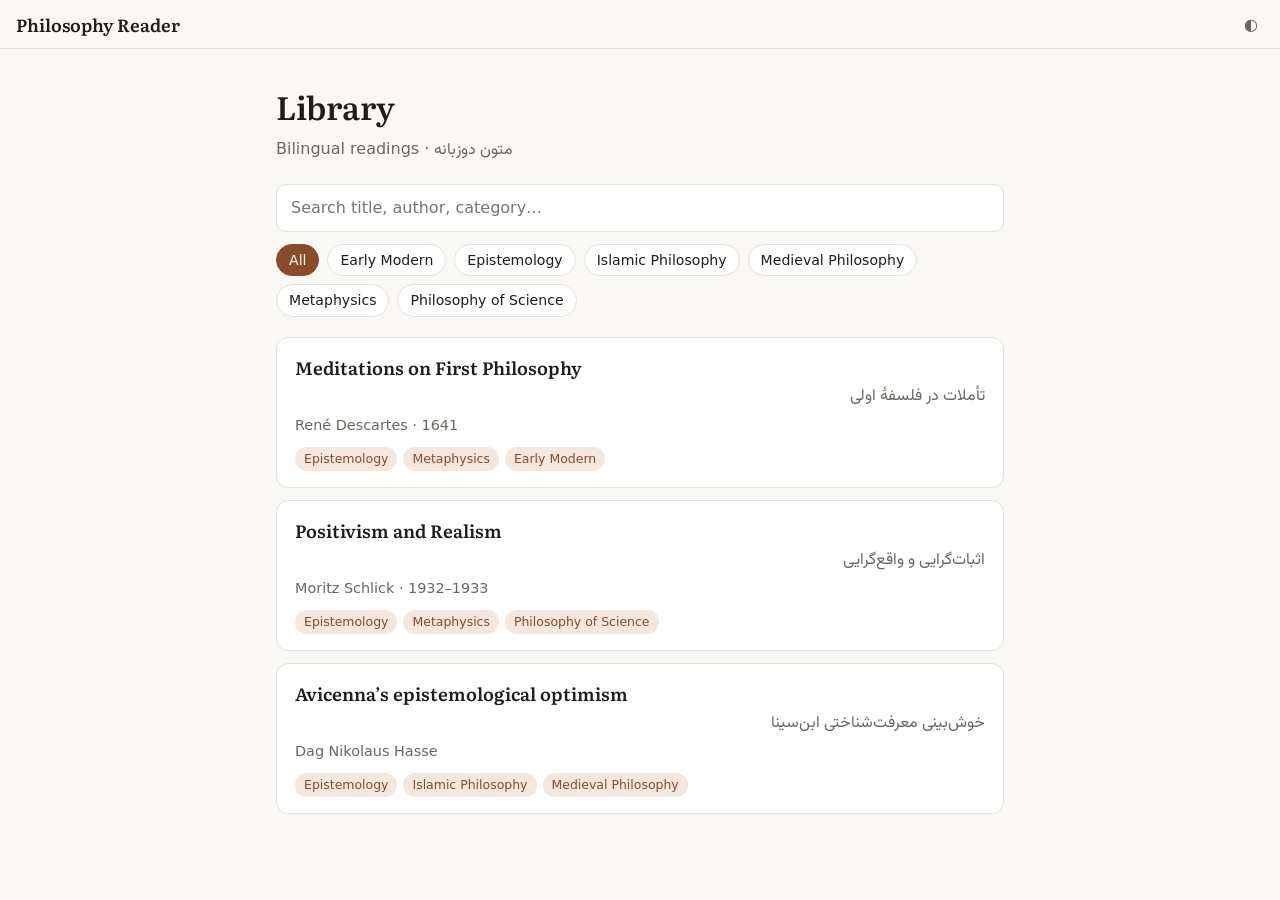
<file: index.html>
<!doctype html>
<html lang="en">
<head>
  <meta charset="utf-8">
  <meta name="viewport" content="width=device-width, initial-scale=1">
  <title>Philosophy Reader</title>
  <link rel="preconnect" href="https://fonts.googleapis.com">
  <link rel="preconnect" href="https://fonts.gstatic.com" crossorigin>
  <link href="https://fonts.googleapis.com/css2?family=Literata:ital,wght@0,400;0,600;1,400&family=Vazirmatn:wght@400;600&display=swap" rel="stylesheet">
  <link rel="stylesheet" href="css/style.css?v=202611031556">
</head>
<body>
  <header class="bar">
    <a class="brand" href="./">Philosophy Reader</a>
    <button id="theme-btn" class="icon-btn" aria-label="Toggle dark mode">◐</button>
  </header>
  <main class="wrap">
    <div class="lib-head">
      <h1>Library</h1>
      <p>Bilingual readings · <span lang="fa" dir="rtl">متون دوزبانه</span></p>
    </div>
    <input id="search" class="search" type="search" placeholder="Search title, author, category…">
    <div id="chips" class="chips"></div>
    <div id="list" class="list"></div>
  </main>
  <script type="module" src="js/library.js?v=202611031556"></script>
</body>
</html>
</file>
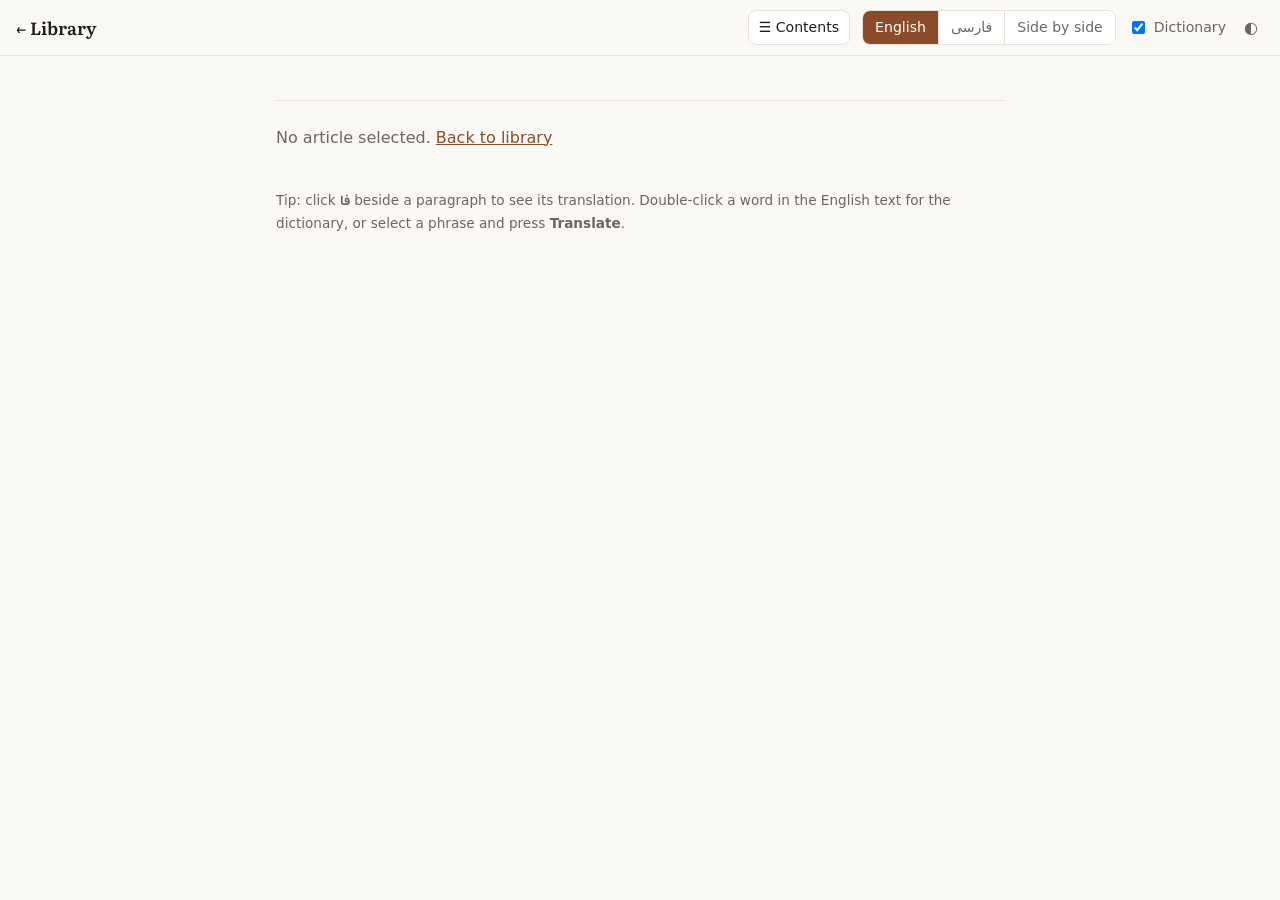
<file: read.html>
<!doctype html>
<html lang="en">
<head>
  <meta charset="utf-8">
  <meta name="viewport" content="width=device-width, initial-scale=1">
  <title>Philosophy Reader</title>
  <link rel="preconnect" href="https://fonts.googleapis.com">
  <link rel="preconnect" href="https://fonts.gstatic.com" crossorigin>
  <link href="https://fonts.googleapis.com/css2?family=Literata:ital,wght@0,400;0,600;1,400&family=Vazirmatn:wght@400;600&display=swap" rel="stylesheet">
  <link rel="stylesheet" href="css/style.css?v=202611031556">
</head>
<body data-mode="en">
  <header class="bar">
    <a class="brand" href="./">← Library</a>
    <button id="toc-btn" class="toc-btn" aria-controls="toc" aria-expanded="false">☰ <span class="toc-label">Contents</span> <span class="toc-pct"></span></button>
    <div class="seg" role="group" aria-label="Reading language">
      <button data-mode="en">English</button>
      <button data-mode="fa" lang="fa">فارسی</button>
      <button data-mode="both">Side by side</button>
    </div>
    <label class="switch"><input type="checkbox" id="dict-toggle"> Dictionary</label>
    <button id="theme-btn" class="icon-btn" aria-label="Toggle dark mode">◐</button>
    <div class="progress" role="progressbar" aria-label="Reading progress" aria-valuemin="0" aria-valuemax="100" aria-valuenow="0"><div id="progress-fill" class="progress-fill"></div></div>
  </header>
  <nav id="toc" class="toc" aria-label="Table of contents"></nav>
  <div id="toc-scrim" class="toc-scrim" hidden></div>
  <main class="wrap reader">
    <div id="article-head"></div>
    <article id="article"><p class="empty">Loading…</p></article>
    <p class="hint">Tip: click <strong lang="fa">فا</strong> beside a paragraph to see its translation. Double-click a word in the English text for the dictionary, or select a phrase and press <strong>Translate</strong>.</p>
  </main>
  <script type="module" src="js/reader.js?v=202611031556"></script>
</body>
</html>
</file>
<file: css/style.css>
:root {
  --bg: #faf8f4;
  --surface: #ffffff;
  --text: #1f1d1a;
  --muted: #6b665e;
  --line: #e6e1d8;
  --accent: #8a4b2a;
  --accent-soft: #f3e7de;
  --alt-bg: #f4efe7;
  --warn: #a33;
  --shadow: 0 8px 28px rgba(0,0,0,.12);
  --serif: "Literata", Georgia, "Times New Roman", serif;
  --sans: system-ui, -apple-system, "Segoe UI", sans-serif;
  --fa: "Vazirmatn", Tahoma, sans-serif;
  color-scheme: light;
}
@media (prefers-color-scheme: dark) {
  :root:not([data-theme="light"]) {
    --bg: #17161a; --surface: #201f24; --text: #e9e6e0; --muted: #a29c92;
    --line: #34323a; --accent: #e0a07a; --accent-soft: #3a2b23; --alt-bg: #25232a;
    --warn: #f08a8a; --shadow: 0 8px 28px rgba(0,0,0,.5); color-scheme: dark;
  }
}
:root[data-theme="dark"] {
  --bg: #17161a; --surface: #201f24; --text: #e9e6e0; --muted: #a29c92;
  --line: #34323a; --accent: #e0a07a; --accent-soft: #3a2b23; --alt-bg: #25232a;
  --warn: #f08a8a; --shadow: 0 8px 28px rgba(0,0,0,.5); color-scheme: dark;
}

* { box-sizing: border-box; }
html { -webkit-text-size-adjust: 100%; }
body {
  margin: 0; background: var(--bg); color: var(--text);
  font-family: var(--sans); line-height: 1.6;
}
a { color: var(--accent); }
[lang="fa"] { font-family: var(--fa); }

/* Top bar */
.bar {
  position: sticky; top: 0; z-index: 10;
  display: flex; align-items: center; gap: 12px; flex-wrap: wrap;
  padding: 10px 16px; background: color-mix(in srgb, var(--bg) 92%, transparent);
  backdrop-filter: blur(8px); border-bottom: 1px solid var(--line);
}
.brand { font-family: var(--serif); font-weight: 600; font-size: 1.1rem; color: var(--text); text-decoration: none; margin-right: auto; }
.icon-btn { background: none; border: 0; color: var(--muted); cursor: pointer; font-size: 1rem; padding: 4px 6px; border-radius: 6px; }
.icon-btn:hover { color: var(--text); background: var(--alt-bg); }

.seg { display: inline-flex; border: 1px solid var(--line); border-radius: 8px; overflow: hidden; }
.seg button {
  background: var(--surface); color: var(--muted); border: 0; padding: 5px 12px;
  font: inherit; font-size: .88rem; cursor: pointer;
}
.seg button + button { border-left: 1px solid var(--line); }
.seg button[aria-pressed="true"] { background: var(--accent); color: #fff; }
.switch { display: inline-flex; align-items: center; gap: 6px; font-size: .88rem; color: var(--muted); cursor: pointer; }

.wrap { max-width: 760px; margin: 0 auto; padding: 24px 16px 80px; }
body[data-mode="both"] .wrap.reader { max-width: 1200px; --maxw: 1200px; }
/* Reading column, centred in the space left of the contents sidebar (if open). */
:root { --toc-w: 0px; }
@media (min-width: 1100px) { body.toc-open { --toc-w: 270px; } }
.wrap.reader {
  --maxw: 760px;
  margin-left: calc(var(--toc-w) + max(0px, (100% - var(--toc-w) - var(--maxw)) / 2));
  margin-right: 0;
}
.para { scroll-margin-top: calc(var(--bar-h, 57px) + 12px); }

/* Library */
.lib-head h1 { font-family: var(--serif); font-weight: 600; margin: 8px 0 4px; }
.lib-head p { color: var(--muted); margin: 0 0 20px; }
.search {
  width: 100%; padding: 10px 14px; border-radius: 10px; border: 1px solid var(--line);
  background: var(--surface); color: var(--text); font: inherit; margin-bottom: 12px;
}
.chips { display: flex; flex-wrap: wrap; gap: 8px; margin-bottom: 20px; }
.chip {
  border: 1px solid var(--line); background: var(--surface); color: var(--text);
  padding: 4px 12px; border-radius: 999px; font: inherit; font-size: .88rem; cursor: pointer;
}
.chip[aria-pressed="true"] { background: var(--accent); border-color: var(--accent); color: #fff; }
.list { display: grid; gap: 12px; }
.card {
  display: block; padding: 16px 18px; border-radius: 12px; border: 1px solid var(--line);
  background: var(--surface); color: var(--text); text-decoration: none; transition: border-color .15s;
}
.card:hover { border-color: var(--accent); }
.card-title { font-family: var(--serif); font-size: 1.12rem; font-weight: 600; }
.card-title-fa { color: var(--muted); margin-top: 2px; }
.card-meta { color: var(--muted); font-size: .9rem; margin-top: 4px; }
.card-progress { color: var(--accent); font-size: .85rem; margin-top: 8px; }
.tags { display: flex; flex-wrap: wrap; gap: 6px; margin-top: 10px; }
.tag { background: var(--accent-soft); color: var(--accent); font-size: .78rem; padding: 2px 9px; border-radius: 999px; }
.empty { color: var(--muted); }

/* Reader header */
#article-head h1 { font-family: var(--serif); font-weight: 600; font-size: 1.7rem; line-height: 1.3; margin: 8px 0 4px; }
#article-head .title-fa { font-size: 1.15rem; color: var(--muted); }
#article-head .meta { color: var(--muted); font-size: .9rem; margin-top: 6px; }
#article-head { padding-bottom: 20px; margin-bottom: 24px; border-bottom: 1px solid var(--line); }

/* Paragraphs */
.para { position: relative; margin: 0 0 1.4em; }
.para .pnum {
  position: absolute; left: -34px; top: .35em; width: 26px; text-align: right;
  font-size: .72rem; color: var(--muted); opacity: .6; user-select: none;
}
.txt { margin: 0; }
.txt.en { font-family: var(--serif); font-size: 1.12rem; line-height: 1.75; }
.txt.fa { font-size: 1.08rem; line-height: 2.05; text-align: justify; }
.txt.en { text-align: justify; hyphens: auto; }
h2.txt, h3.txt { text-align: start !important; font-weight: 600; line-height: 1.5; }
h2.txt { font-size: 1.45rem !important; margin-top: 1.2em; }
h3.txt { font-size: 1.2rem !important; margin-top: 1em; color: var(--accent); }
.only-note { font-size: .75rem; color: var(--muted); margin-top: 4px; }
/* Single-language blocks are always shown, whatever the mode. */
.para.only-fa .txt.fa, .para.only-en .txt.en { display: block !important; margin: 0 !important; padding: 0 !important; background: none !important; border: 0 !important; }
.para.only-fa { direction: rtl; }
body[data-mode="both"] .para.only-fa .cols, body[data-mode="both"] .para.only-en .cols { grid-template-columns: 1fr; }
.missing { color: var(--warn); font-style: italic; font-size: .9rem; }
.warn { color: var(--warn); font-size: .8rem; margin-top: 4px; }

/* Peek button (per-paragraph translation) */
.peek {
  position: absolute; top: 0; right: -44px;
  min-width: 32px; height: 26px; padding: 0 6px;
  border: 1px solid var(--line); border-radius: 6px; background: var(--surface);
  color: var(--muted); font-size: .78rem; cursor: pointer; opacity: .55; transition: opacity .15s;
}
.peek .peek-en { font-family: var(--fa); }
.para:hover .peek, .peek:focus-visible, .para.open .peek { opacity: 1; }
.para.open .peek { background: var(--accent); color: #fff; border-color: var(--accent); }

/* Mode: English primary */
body[data-mode="en"] .txt.fa { display: none; }
body[data-mode="en"] .peek-fa { display: none; }
/* Mode: Persian primary */
body[data-mode="fa"] .wrap.reader { direction: rtl; }
body[data-mode="fa"] .txt.en { display: none; direction: ltr; }
body[data-mode="fa"] .peek-en { display: none; }
body[data-mode="fa"] .peek { right: auto; left: -44px; }
body[data-mode="fa"] .para .pnum { left: auto; right: -34px; text-align: left; }
body[data-mode="fa"] #article-head { direction: ltr; }
/* An opened paragraph: original and translation side by side. The paragraph
   widens beyond the reading column so both halves stay comfortable to read. */
.para.open .txt { display: block !important; }
body[data-mode="en"] .para.open .txt.fa, body[data-mode="fa"] .para.open .txt.en { background: var(--alt-bg); border-radius: 10px; padding: 8px 16px; }
body[data-mode="fa"] .para.open .txt.en { font-size: 1.02rem; }
body[data-mode="fa"] .para.open .txt.fa { order: -1; } /* Persian stays on the right */
@media (min-width: 861px) {
  .para.open { --w: min(1160px, calc(100vw - var(--toc-w) - 150px)); }
  .para.open .cols {
    display: grid; grid-template-columns: 1fr 1fr; gap: 28px; align-items: start;
    width: var(--w); position: relative; left: calc((100% - var(--w)) / 2);
  }
  body[data-mode="fa"] .para.open .cols { left: auto; right: calc((100% - var(--w)) / 2); }
  .para.open .peek { right: calc((100% - var(--w)) / 2 - 44px); }
  body[data-mode="fa"] .para.open .peek { right: auto; left: calc((100% - var(--w)) / 2 - 44px); }
  .para.open .pnum { left: calc((100% - var(--w)) / 2 - 34px); }
  body[data-mode="fa"] .para.open .pnum { left: auto; right: calc((100% - var(--w)) / 2 - 34px); }
}
@media (max-width: 860px) {
  .para.open .txt { margin-top: 10px; }
  body[data-mode="fa"] .para.open .txt.fa { order: 0; }
}
/* Mode: side by side */
body[data-mode="both"] .cols { display: grid; grid-template-columns: 1fr 1fr; gap: 32px; }
body[data-mode="both"] .peek { display: none; }

@media (max-width: 860px) {
  .para .pnum { display: none; }
  .peek { position: static; display: inline-block; margin-top: 6px; opacity: .8; }
  body[data-mode="both"] .cols { grid-template-columns: 1fr; gap: 10px; }
  body[data-mode="both"] .txt.fa { padding-top: 10px; border-top: 1px dashed var(--line); }
}

/* Dictionary popup */
.dict {
  position: absolute; z-index: 50; max-height: 60vh; overflow: auto;
  background: var(--surface); color: var(--text); border: 1px solid var(--line);
  border-radius: 12px; box-shadow: var(--shadow); padding: 12px 14px; font-size: .92rem;
}
.dict-head { display: flex; justify-content: space-between; align-items: center; gap: 8px; }
.dict-word { font-family: var(--serif); font-size: 1.1rem; }
.dict-fa { margin: 8px 0; padding: 8px 10px; background: var(--alt-bg); border-radius: 8px; }
.dict-fa .fa-main { font-size: 1.05rem; white-space: pre-line; }
.dict-fa .fa-alts { color: var(--muted); font-size: .88rem; margin-top: 2px; }
.dict .muted { color: var(--muted); }
.dict .phon { color: var(--muted); }
.dict .pos { font-style: italic; color: var(--accent); margin-top: 6px; }
.dict ol { margin: 2px 0 6px; padding-left: 20px; }
.dict .ex { color: var(--muted); font-size: .86rem; }
.dict-links { display: flex; flex-wrap: wrap; gap: 6px 14px; padding-top: 8px; border-top: 1px solid var(--line); font-size: .85rem; }

.hint { color: var(--muted); font-size: .85rem; margin-top: 40px; }
.dict-fa .fa-pos { color: var(--accent); font-size: .82rem; }
.dict-fa .fa-src { color: var(--muted); font-size: .72rem; margin-top: 4px; text-align: left; }

/* Contents sidebar */
.toc-btn {
  background: var(--surface); color: var(--text); border: 1px solid var(--line);
  border-radius: 8px; padding: 5px 10px; font: inherit; font-size: .88rem; cursor: pointer;
}
.toc-btn[aria-expanded="true"] { border-color: var(--accent); color: var(--accent); }
.toc {
  position: fixed; z-index: 20; left: 0; top: var(--bar-h, 57px); bottom: 0;
  width: 270px; overflow-y: auto; padding: 22px 14px 40px;
  background: var(--bg); border-right: 1px solid var(--line);
  transform: translateX(-100%); visibility: hidden; transition: transform .2s ease, visibility .2s;
}
body.toc-open .toc { transform: none; visibility: visible; }
.toc-title { font-size: .75rem; letter-spacing: .08em; text-transform: uppercase; color: var(--muted); margin: 0 8px 10px; }
.toc ol { list-style: none; margin: 0; padding: 0; }
.toc a {
  display: block; padding: 6px 8px; border-radius: 6px; color: var(--muted);
  text-decoration: none; font-size: .9rem; line-height: 1.4;
}
.toc a:hover { color: var(--text); background: var(--alt-bg); }
.toc a.active { color: var(--accent); background: var(--accent-soft); font-weight: 600; }
.toc .lvl2 a { color: var(--text); font-family: var(--serif); font-weight: 600; margin-bottom: 4px; }
.toc[dir="rtl"] .lvl2 a, .toc [lang="fa"] { font-family: var(--fa); }
.toc .lvl3 a { padding-inline-start: 16px; }
.toc-scrim { position: fixed; inset: var(--bar-h, 57px) 0 0 0; z-index: 19; background: rgba(0,0,0,.35); }
@media (max-width: 1099px) {
  .toc { width: min(300px, 85vw); box-shadow: var(--shadow); }
}

/* "Translate" button shown next to a text selection */
.dict-chip {
  position: absolute; z-index: 45; border: 0; border-radius: 999px; cursor: pointer;
  padding: 5px 12px; font: inherit; font-size: .82rem;
  background: var(--accent); color: #fff; box-shadow: var(--shadow);
}
.dict-chip [lang="fa"] { font-family: var(--fa); }

/* Reading progress: thin bar along the bottom edge of the top bar */
.progress { position: absolute; left: 0; right: 0; bottom: -1px; height: 3px; pointer-events: none; }
.progress-fill { height: 100%; background: var(--accent); transform: scaleX(0); transform-origin: left; transition: transform .1s linear; }
.toc-pct { color: var(--muted); font-variant-numeric: tabular-nums; }
.toc-btn .toc-pct { font-size: .8rem; }
.toc-title .toc-pct { text-transform: none; letter-spacing: 0; }
@media (max-width: 480px) { .toc-btn .toc-label { display: none; } }

/* Touch screens: Translate button at the bottom of the screen, clear of the
   phone's own selection menu */
.dict-chip.touch {
  position: fixed; left: 50%; top: auto; transform: translateX(-50%);
  bottom: calc(18px + env(safe-area-inset-bottom, 0px));
  padding: 10px 20px; font-size: .95rem;
}
</file>
